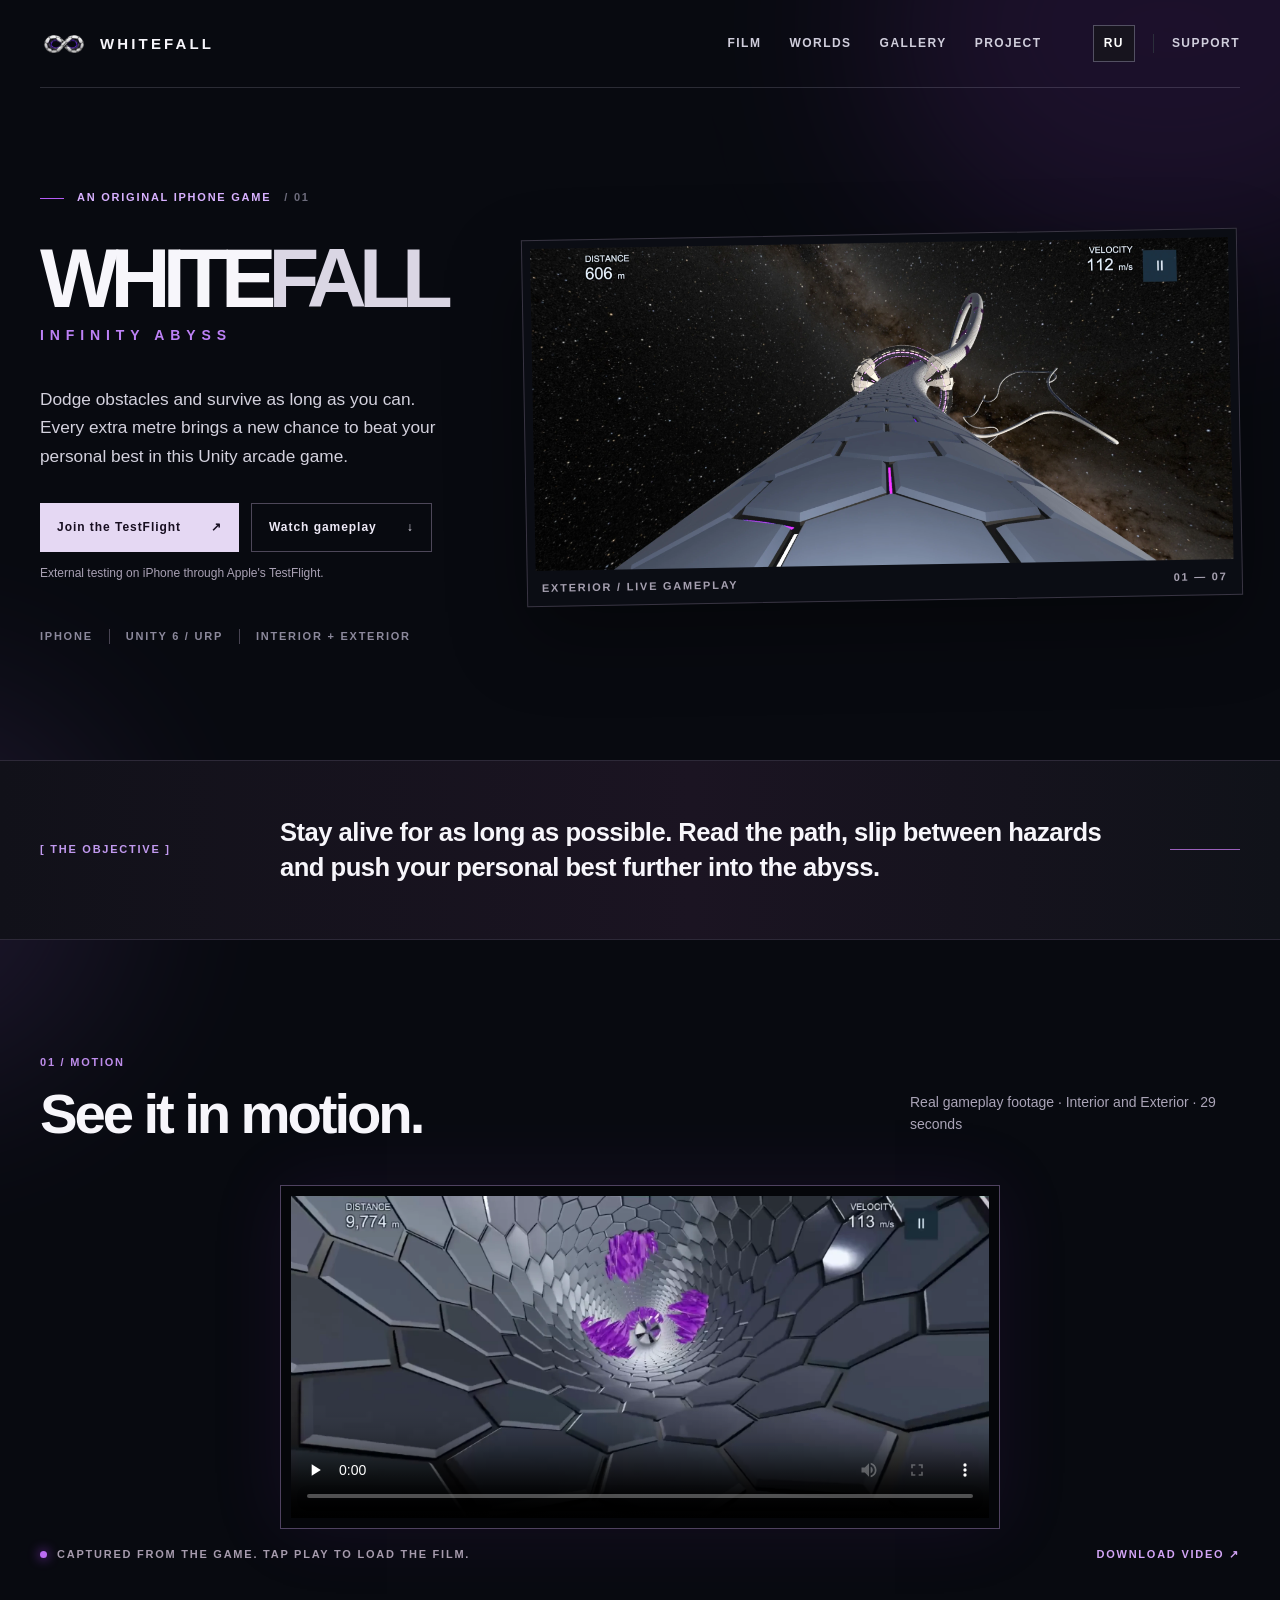
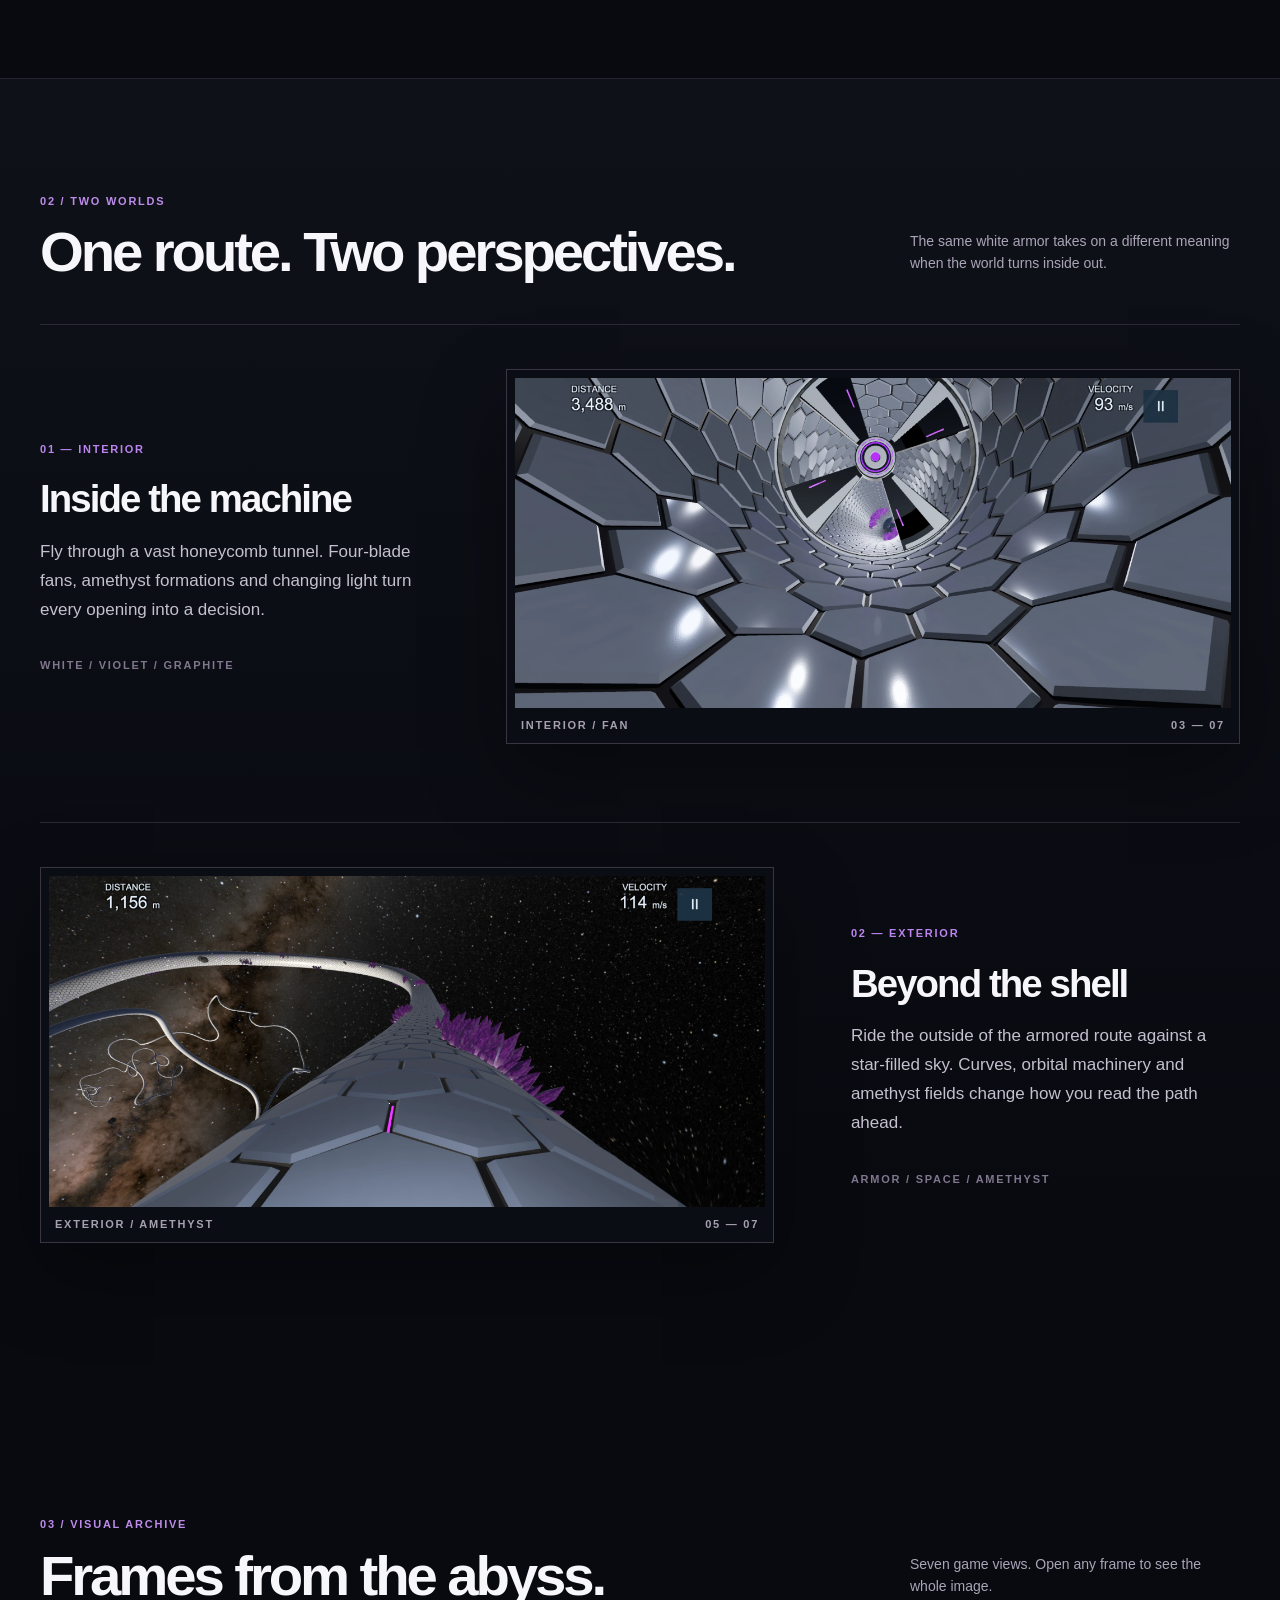
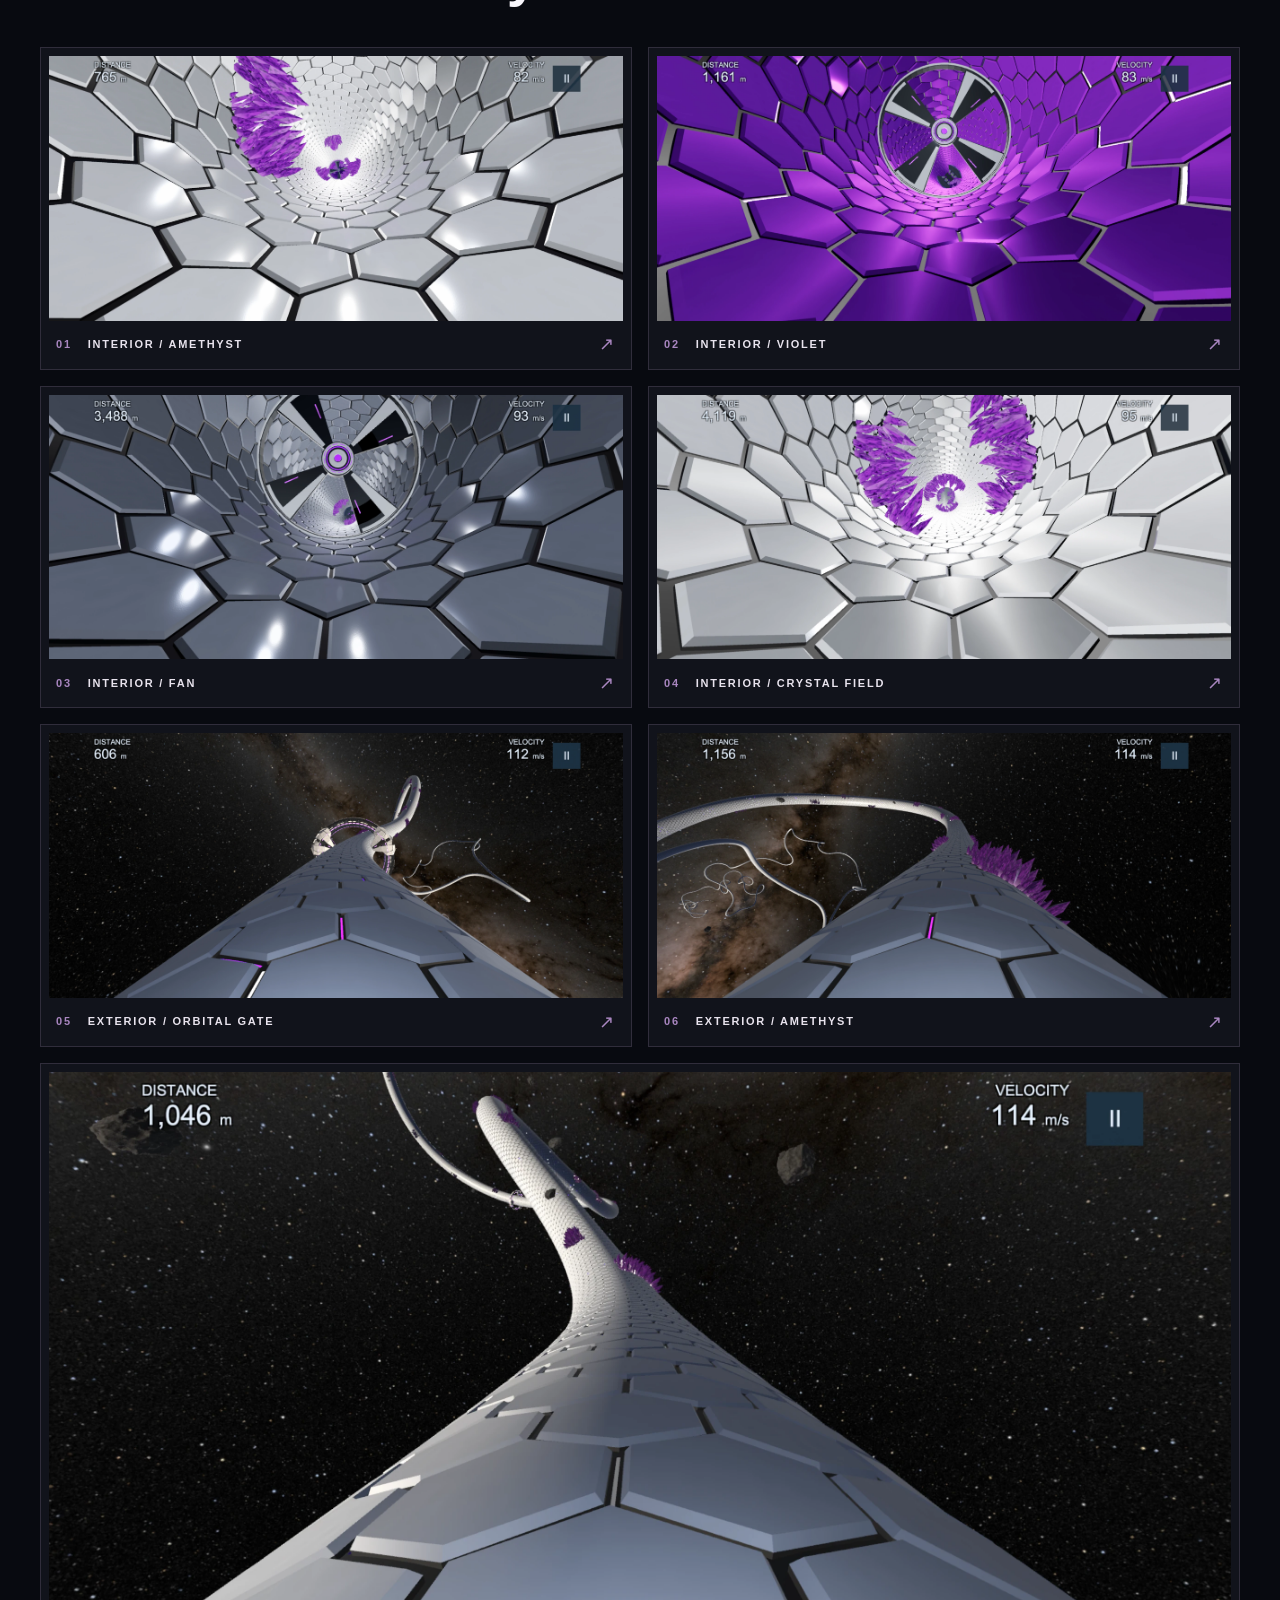
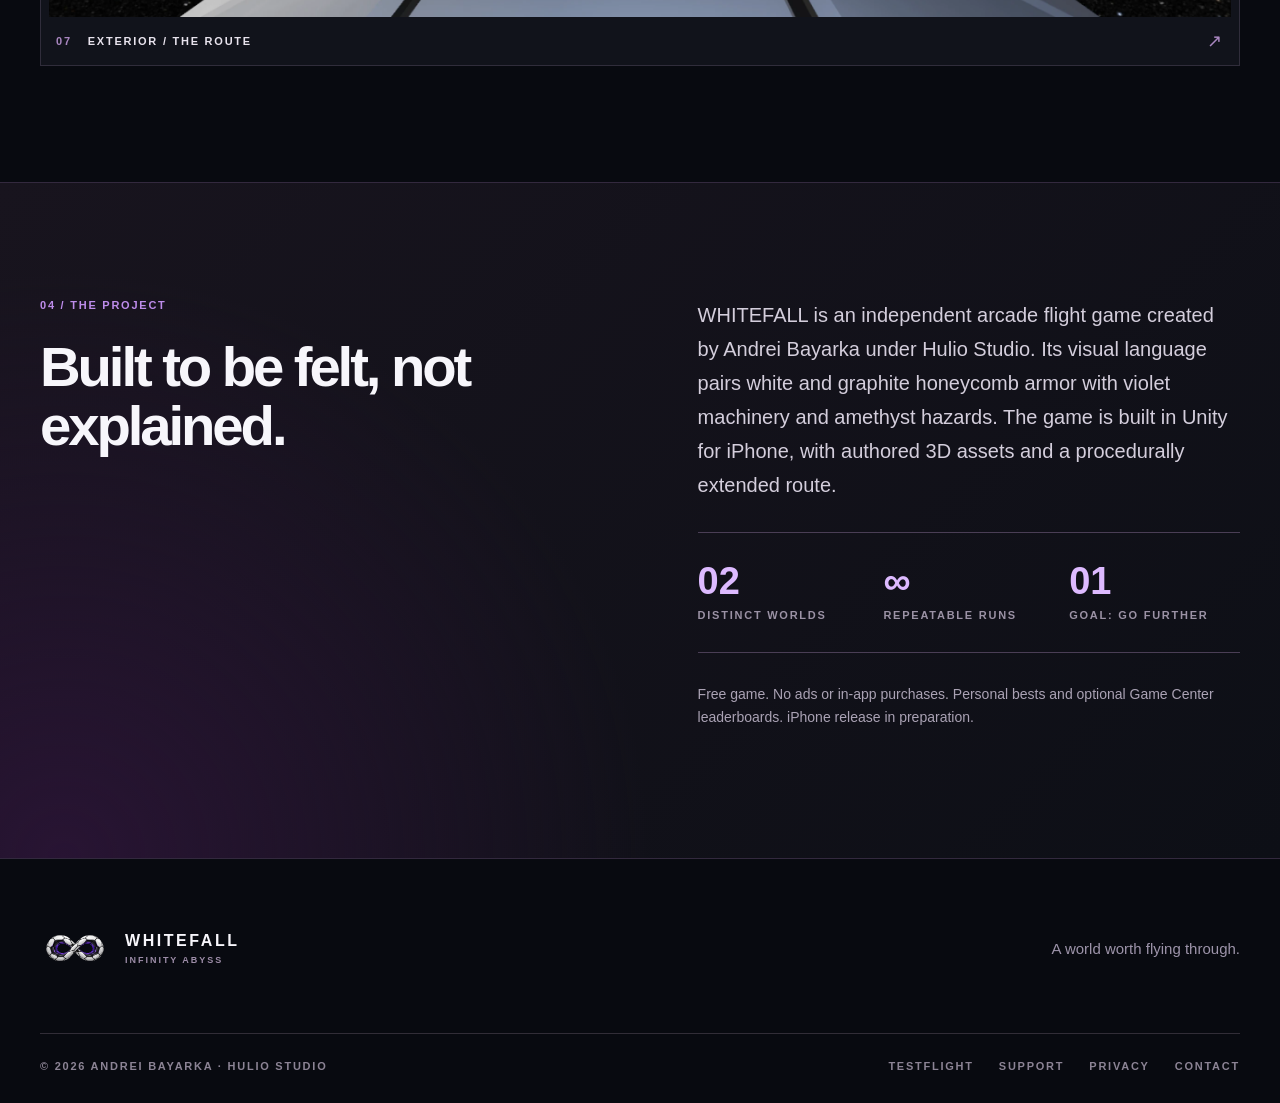
<file: index.html>
<!doctype html>
<html lang="en">
<head>
  <meta charset="utf-8">
  <meta name="viewport" content="width=device-width, initial-scale=1">
  <meta name="theme-color" content="#080a10">
  <meta name="description" content="WHITEFALL: Infinity Abyss is a Unity arcade game for iPhone. Dodge obstacles, survive as long as possible and beat your personal best. Watch real gameplay and explore both worlds.">
  <meta property="og:type" content="website">
  <meta property="og:title" content="WHITEFALL — Infinity Abyss">
  <meta property="og:description" content="A Unity arcade game for iPhone: dodge obstacles and survive as long as possible. Watch real gameplay from both worlds.">
  <meta property="og:image" content="https://andreyboyarko.github.io/whitefall-support/assets/frame-9329.webp">
  <title>WHITEFALL — Infinity Abyss · Game & Project</title>
  <link rel="icon" type="image/webp" href="assets/whitefall-mark.webp">
  <link rel="stylesheet" href="style.css">
  <script defer src="site.js"></script>
</head>
<body>
  <a class="skip-link" href="#main">Skip to content</a>
  <div class="ambient ambient-one" aria-hidden="true"></div>
  <div class="ambient ambient-two" aria-hidden="true"></div>
  <header class="site-header">
    <a class="brand" href="#top" aria-label="WHITEFALL home"><img src="assets/whitefall-mark.webp" width="48" height="48" alt=""><span>WHITEFALL</span></a>
    <nav class="nav" aria-label="Main navigation">
      <a href="#film" data-i18n="navFilm">Film</a><a href="#worlds" data-i18n="navWorlds">Worlds</a><a href="#gallery" data-i18n="navGallery">Gallery</a><a href="#project" data-i18n="navProject">Project</a>
    </nav>
    <div class="header-actions"><button id="language" class="lang" type="button" aria-label="Switch language">RU</button><a class="header-contact" href="support.html" data-i18n="navSupport">Support</a></div>
  </header>
  <main id="main">
    <section class="hero page-wrap" id="top" aria-labelledby="hero-title">
      <div class="hero-copy">
        <p class="eyebrow"><span class="eyebrow-line"></span><span data-i18n="heroKicker">AN ORIGINAL IPHONE GAME</span><span class="serial">/ 01</span></p>
        <h1 id="hero-title">WHITE<span>FALL</span></h1>
        <p class="hero-sub">INFINITY ABYSS</p>
        <p class="hero-lead" data-i18n="heroLead">Dodge obstacles and survive as long as you can. Every extra metre brings a new chance to beat your personal best in this Unity arcade game.</p>
        <div class="hero-buttons"><a class="button button-primary" href="https://testflight.apple.com/join/VxGp73uF" target="_blank" rel="noopener noreferrer"><span data-i18n="joinTestFlight">Join the TestFlight</span><span aria-hidden="true">↗</span></a><a class="button button-ghost" href="#film"><span data-i18n="watchFilm">Watch gameplay</span><span aria-hidden="true">↓</span></a></div>
        <p class="testflight-note" data-i18n="testflightNote">External testing on iPhone through Apple's TestFlight.</p>
        <div class="hero-meta"><span>iPHONE</span><span>UNITY 6 / URP</span><span>INTERIOR + EXTERIOR</span></div>
      </div>
      <figure class="hero-visual media-frame"><img src="assets/frame-9329.webp" width="2556" height="1179" alt="Exterior gameplay: white armored route arcs through a star field toward a violet orbital structure" fetchpriority="high"><figcaption><span data-i18n="heroVisual">EXTERIOR / LIVE GAMEPLAY</span><span>01 — 07</span></figcaption></figure>
    </section>
    <section class="intro-band" aria-label="Game introduction"><div class="page-wrap intro-band-inner"><p class="section-number">[ THE OBJECTIVE ]</p><p class="intro-statement" data-i18n="introStatement">Stay alive for as long as possible. Read the path, slip between hazards and push your personal best further into the abyss.</p><div class="thin-rule"></div></div></section>
    <section class="section page-wrap" id="film" aria-labelledby="film-title">
      <div class="section-heading"><div><p class="section-number">01 / MOTION</p><h2 id="film-title" data-i18n="filmTitle">See it in motion.</h2></div><p class="section-aside" data-i18n="filmAside">Real gameplay footage · Interior and Exterior · 29 seconds</p></div>
      <div class="film-shell"><video id="gameplay-film" controls playsinline preload="none" poster="assets/film-poster.webp" width="1918" height="886" aria-label="WHITEFALL gameplay video"><source src="assets/whitefall-gameplay.mp4" type="video/mp4">Your browser cannot play this video.</video></div>
      <div class="film-caption"><span><span class="violet-dot"></span><span data-i18n="filmCaption">Captured from the game. Tap Play to load the film.</span></span><a href="assets/whitefall-gameplay.mp4" download data-i18n="downloadFilm">Download video ↗</a></div>
    </section>
    <section class="section worlds-section" id="worlds" aria-labelledby="worlds-title"><div class="page-wrap">
      <div class="section-heading"><div><p class="section-number">02 / TWO WORLDS</p><h2 id="worlds-title" data-i18n="worldsTitle">One route. Two perspectives.</h2></div><p class="section-aside" data-i18n="worldsAside">The same white armor takes on a different meaning when the world turns inside out.</p></div>
      <article class="world-card"><div class="world-text"><span class="world-count">01 — INTERIOR</span><h3 data-i18n="interiorTitle">Inside the machine</h3><p data-i18n="interiorText">Fly through a vast honeycomb tunnel. Four-blade fans, amethyst formations and changing light turn every opening into a decision.</p><span class="world-tag" data-i18n="interiorTag">WHITE / VIOLET / GRAPHITE</span></div><figure class="media-frame"><img src="assets/frame-9353.webp" width="2556" height="1179" loading="lazy" alt="Four-blade fan inside the white honeycomb tunnel"><figcaption><span>INTERIOR / FAN</span><span>03 — 07</span></figcaption></figure></article>
      <article class="world-card world-card-reverse"><div class="world-text"><span class="world-count">02 — EXTERIOR</span><h3 data-i18n="exteriorTitle">Beyond the shell</h3><p data-i18n="exteriorText">Ride the outside of the armored route against a star-filled sky. Curves, orbital machinery and amethyst fields change how you read the path ahead.</p><span class="world-tag" data-i18n="exteriorTag">ARMOR / SPACE / AMETHYST</span></div><figure class="media-frame"><img src="assets/frame-9330.webp" width="2556" height="1179" loading="lazy" alt="Exterior armored route curving through space beside amethyst crystals"><figcaption><span>EXTERIOR / AMETHYST</span><span>05 — 07</span></figcaption></figure></article>
    </div></section>
    <section class="section page-wrap" id="gallery" aria-labelledby="gallery-title"><div class="section-heading"><div><p class="section-number">03 / VISUAL ARCHIVE</p><h2 id="gallery-title" data-i18n="galleryTitle">Frames from the abyss.</h2></div><p class="section-aside" data-i18n="galleryAside">Seven game views. Open any frame to see the whole image.</p></div>
      <div class="gallery-grid">
        <button class="gallery-item" type="button" data-full="assets/frame-9352.webp" data-caption="INTERIOR / AMETHYST" aria-label="Open Interior amethyst screenshot"><img src="assets/frame-9352.webp" width="2556" height="1179" loading="lazy" alt="White tunnel with violet amethyst obstacles"><span>01 <i>INTERIOR / AMETHYST</i><b>↗</b></span></button>
        <button class="gallery-item" type="button" data-full="assets/frame-9325.webp" data-caption="INTERIOR / VIOLET" aria-label="Open violet tunnel screenshot"><img src="assets/frame-9325.webp" width="2556" height="1179" loading="lazy" alt="Violet honeycomb tunnel with a fan"><span>02 <i>INTERIOR / VIOLET</i><b>↗</b></span></button>
        <button class="gallery-item" type="button" data-full="assets/frame-9353.webp" data-caption="INTERIOR / FAN" aria-label="Open fan screenshot"><img src="assets/frame-9353.webp" width="2556" height="1179" loading="lazy" alt="Four-blade fan inside the armored tunnel"><span>03 <i>INTERIOR / FAN</i><b>↗</b></span></button>
        <button class="gallery-item" type="button" data-full="assets/frame-9354.webp" data-caption="INTERIOR / CRYSTAL FIELD" aria-label="Open crystal field screenshot"><img src="assets/frame-9354.webp" width="2556" height="1179" loading="lazy" alt="Multiple amethyst hazards inside the white tunnel"><span>04 <i>INTERIOR / CRYSTAL FIELD</i><b>↗</b></span></button>
        <button class="gallery-item" type="button" data-full="assets/frame-9329.webp" data-caption="EXTERIOR / ORBITAL GATE" aria-label="Open orbital gate screenshot"><img src="assets/frame-9329.webp" width="2556" height="1179" loading="lazy" alt="Exterior route leading to a violet orbital gate"><span>05 <i>EXTERIOR / ORBITAL GATE</i><b>↗</b></span></button>
        <button class="gallery-item" type="button" data-full="assets/frame-9330.webp" data-caption="EXTERIOR / AMETHYST" aria-label="Open Exterior amethyst screenshot"><img src="assets/frame-9330.webp" width="2556" height="1179" loading="lazy" alt="Curved exterior route with amethyst obstacles"><span>06 <i>EXTERIOR / AMETHYST</i><b>↗</b></span></button>
        <button class="gallery-item gallery-item-wide" type="button" data-full="assets/frame-9328.webp" data-caption="EXTERIOR / THE ROUTE" aria-label="Open exterior route screenshot"><img src="assets/frame-9328.webp" width="2556" height="1179" loading="lazy" alt="Long white route extending through deep space"><span>07 <i>EXTERIOR / THE ROUTE</i><b>↗</b></span></button>
      </div>
    </section>
    <section class="project-section" id="project" aria-labelledby="project-title"><div class="page-wrap project-grid"><div><p class="section-number">04 / THE PROJECT</p><h2 id="project-title" data-i18n="projectTitle">Built to be felt, not explained.</h2></div><div class="project-detail"><p data-i18n="projectText">WHITEFALL is an independent arcade flight game created by Andrei Bayarka under Hulio Studio. Its visual language pairs white and graphite honeycomb armor with violet machinery and amethyst hazards. The game is built in Unity for iPhone, with authored 3D assets and a procedurally extended route.</p><div class="project-facts"><div><strong>02</strong><span data-i18n="factWorlds">distinct worlds</span></div><div><strong>∞</strong><span data-i18n="factRuns">repeatable runs</span></div><div><strong>01</strong><span data-i18n="factGoal">goal: go further</span></div></div><p class="project-footnote" data-i18n="projectFootnote">Free game. No ads or in-app purchases. Personal bests and optional Game Center leaderboards. iPhone release in preparation.</p></div></div></section>
  </main>
  <footer class="site-footer"><div class="page-wrap"><div class="footer-top"><div><img src="assets/whitefall-mark.webp" width="70" height="70" alt=""><p>WHITEFALL <small>INFINITY ABYSS</small></p></div><p data-i18n="footerLine">A world worth flying through.</p></div><div class="footer-bottom"><span>© <span id="year">2026</span> Andrei Bayarka · Hulio Studio</span><nav aria-label="Footer navigation"><a href="https://testflight.apple.com/join/VxGp73uF" target="_blank" rel="noopener noreferrer" data-i18n="testflightLink">TestFlight</a><a href="support.html" data-i18n="navSupport">Support</a><a href="privacy.html" data-i18n="privacy">Privacy</a><a href="mailto:huliostudiosupport@gmail.com" data-i18n="contact">Contact</a></nav></div></div></footer>
  <dialog id="lightbox" aria-label="Expanded gameplay screenshot"><button class="lightbox-close" type="button" aria-label="Close screenshot">×</button><figure><img alt=""><figcaption></figcaption></figure></dialog>
</body>
</html>
</file>
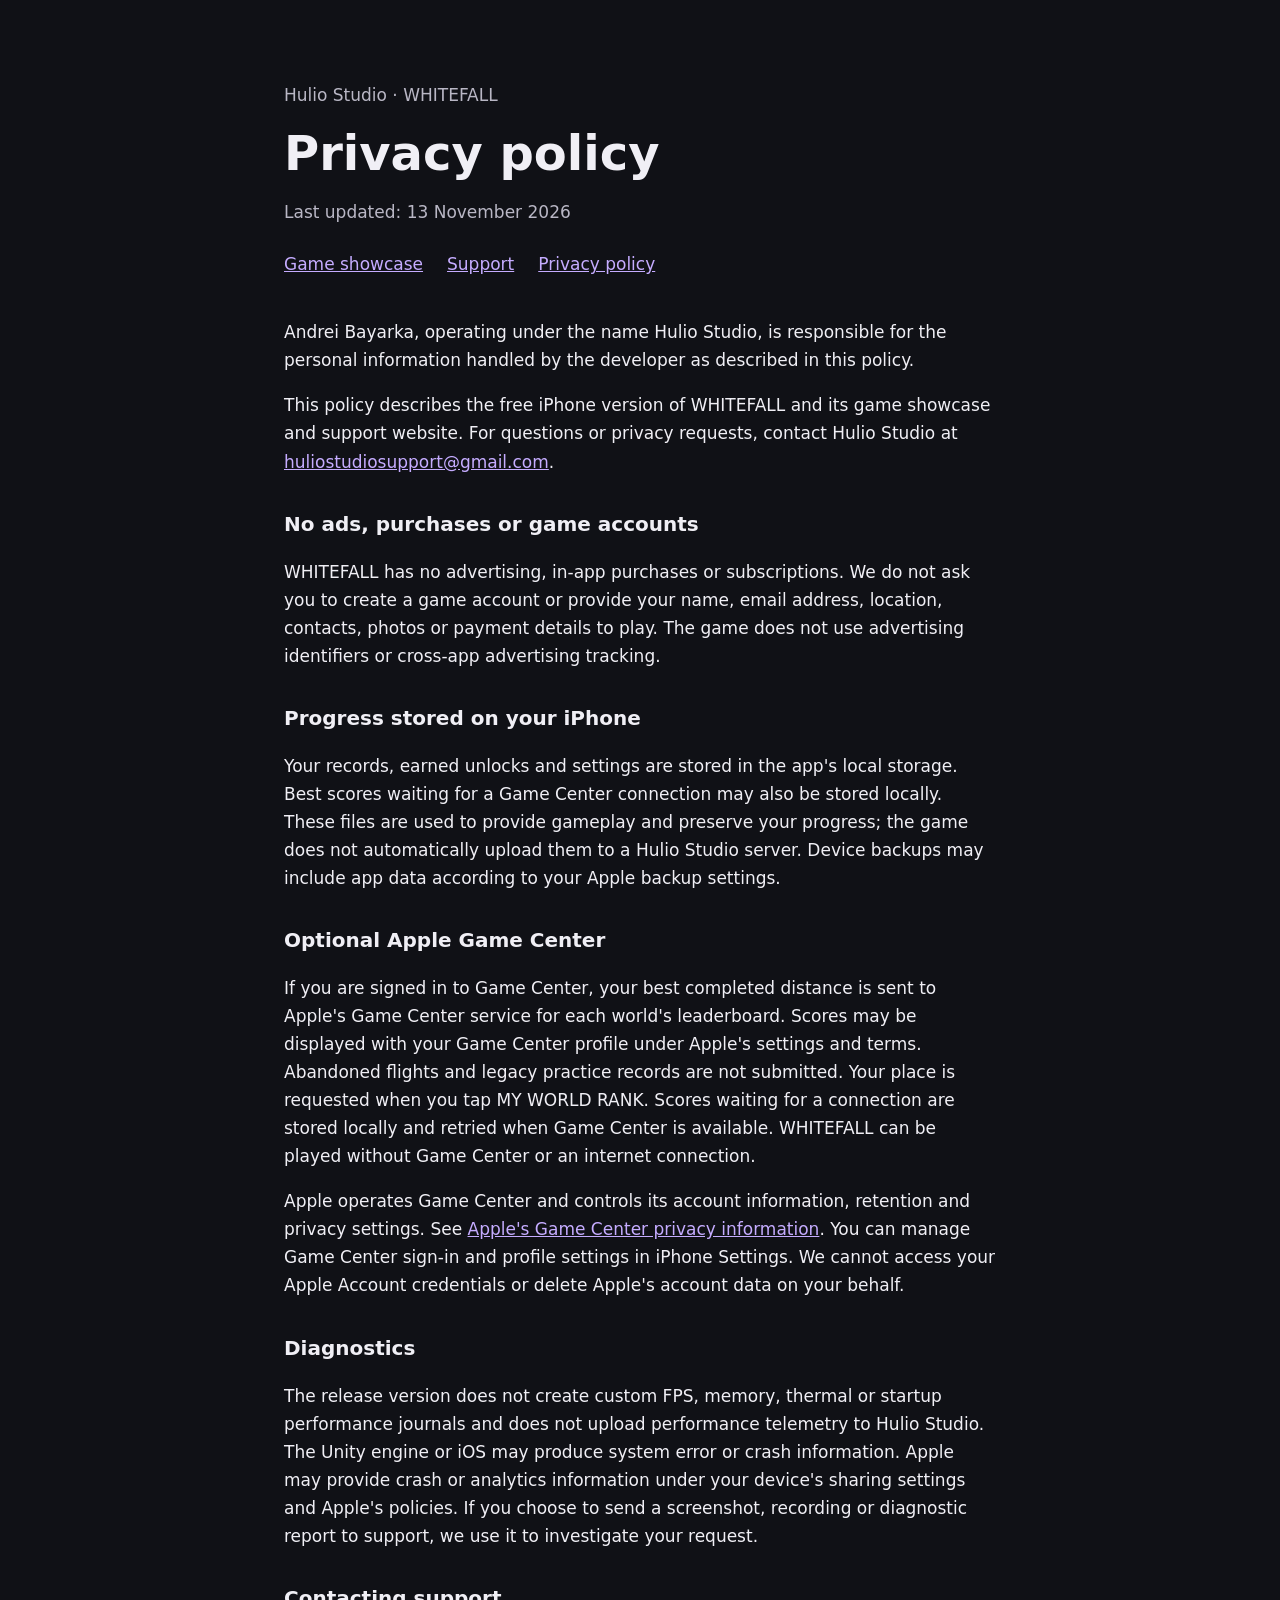
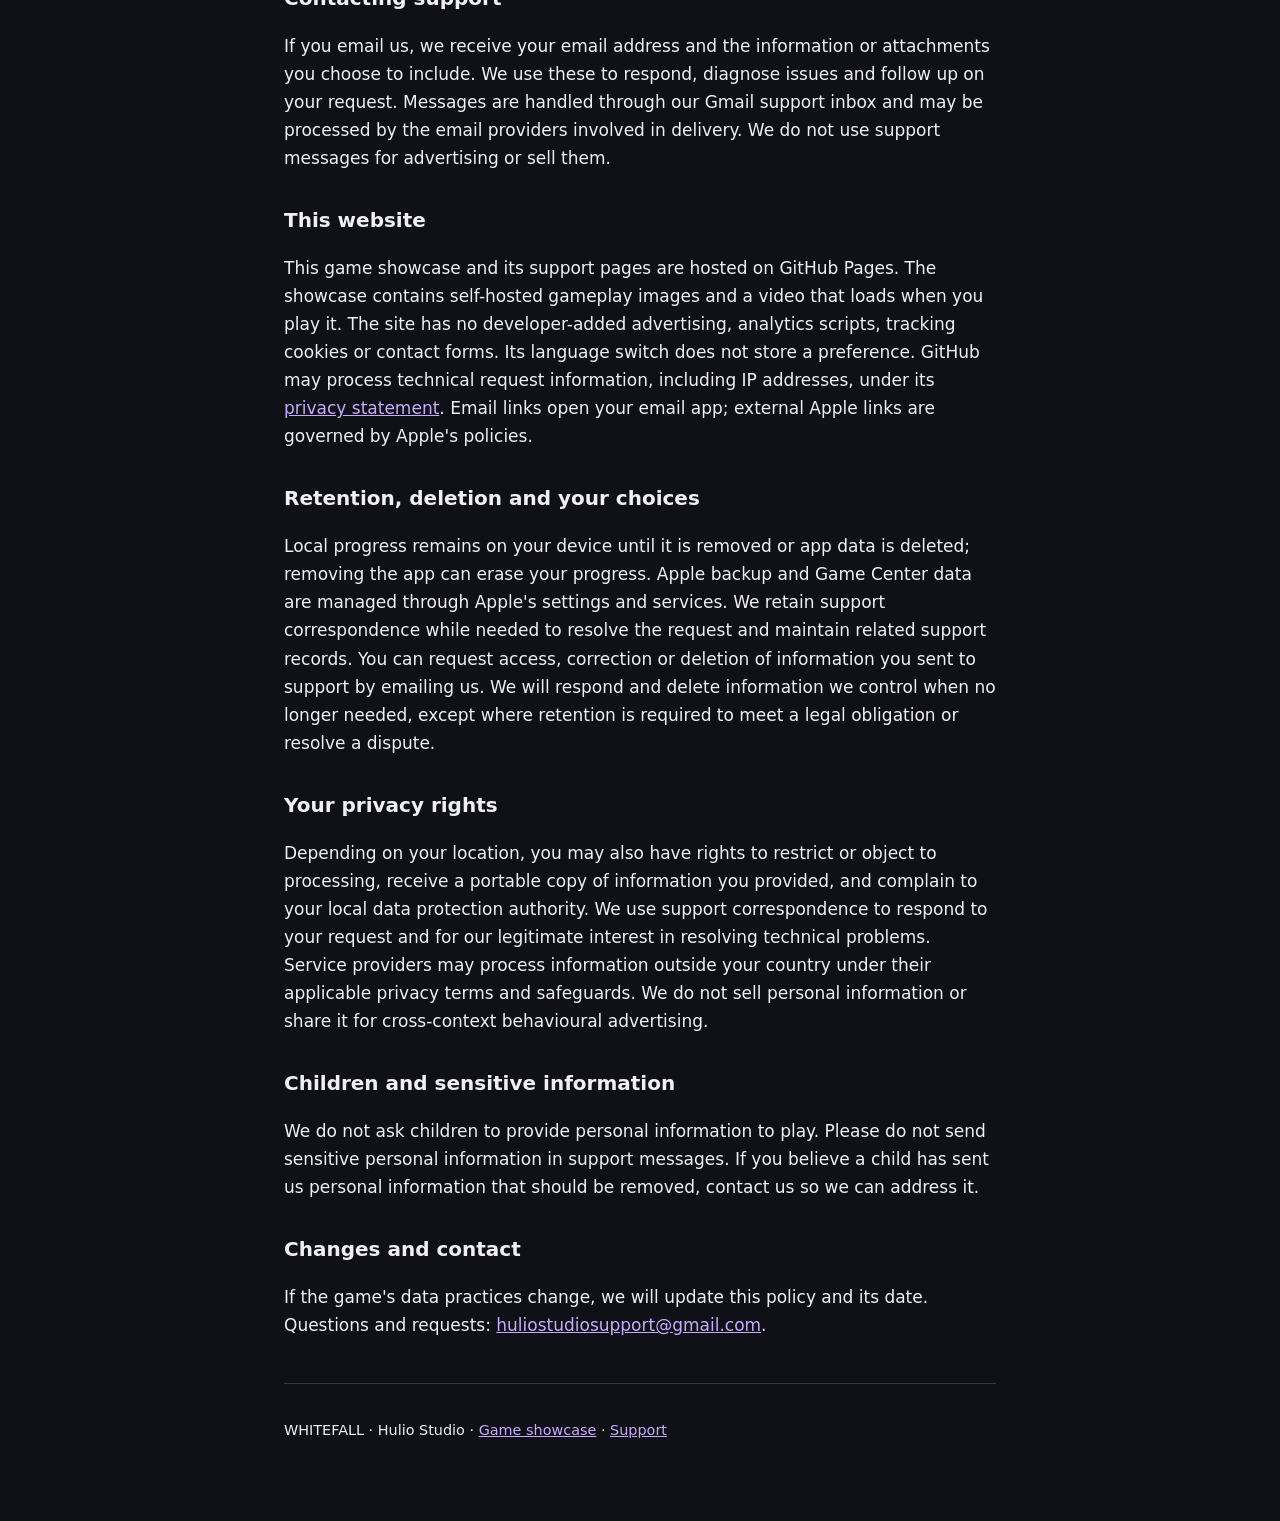
<file: privacy.html>
<!doctype html>
<html lang="en">
<head>
  <meta charset="utf-8">
  <meta name="viewport" content="width=device-width, initial-scale=1">
  <meta name="description" content="Privacy policy for the free WHITEFALL game by Hulio Studio.">
  <title>WHITEFALL — Privacy Policy</title>
  <style>
    :root{color-scheme:dark}*{box-sizing:border-box}body{margin:0;background:#101116;color:#f0eff5;font:17px/1.65 system-ui,-apple-system,sans-serif}main{max-width:760px;margin:auto;padding:64px 24px}h1{font-size:clamp(2rem,7vw,3rem);line-height:1.15;margin:0 0 12px}h2{font-size:1.25rem;margin-top:32px}a{color:#c5acff}a:focus-visible{outline:3px solid #c5acff;outline-offset:4px}.muted{color:#b9b7c5}nav{display:flex;gap:24px;flex-wrap:wrap;margin:24px 0 40px}footer{border-top:1px solid #393642;margin-top:44px;padding-top:20px;font-size:.9rem}
  </style>
</head>
<body>
<main>
  <header><p class="muted">Hulio Studio · WHITEFALL</p><h1>Privacy policy</h1><p class="muted">Last updated: 13 November 2026</p></header>
  <nav aria-label="Site navigation"><a href="index.html">Game showcase</a><a href="support.html">Support</a><a href="privacy.html" aria-current="page">Privacy policy</a></nav>
  <p>Andrei Bayarka, operating under the name Hulio Studio, is responsible for the personal information handled by the developer as described in this policy.</p>
  <p>This policy describes the free iPhone version of WHITEFALL and its game showcase and support website. For questions or privacy requests, contact Hulio Studio at <a href="mailto:huliostudiosupport@gmail.com">huliostudiosupport@gmail.com</a>.</p>
  <h2>No ads, purchases or game accounts</h2>
  <p>WHITEFALL has no advertising, in-app purchases or subscriptions. We do not ask you to create a game account or provide your name, email address, location, contacts, photos or payment details to play. The game does not use advertising identifiers or cross-app advertising tracking.</p>
  <h2>Progress stored on your iPhone</h2>
  <p>Your records, earned unlocks and settings are stored in the app's local storage. Best scores waiting for a Game Center connection may also be stored locally. These files are used to provide gameplay and preserve your progress; the game does not automatically upload them to a Hulio Studio server. Device backups may include app data according to your Apple backup settings.</p>
  <h2>Optional Apple Game Center</h2>
  <p>If you are signed in to Game Center, your best completed distance is sent to Apple's Game Center service for each world's leaderboard. Scores may be displayed with your Game Center profile under Apple's settings and terms. Abandoned flights and legacy practice records are not submitted. Your place is requested when you tap MY WORLD RANK. Scores waiting for a connection are stored locally and retried when Game Center is available. WHITEFALL can be played without Game Center or an internet connection.</p>
  <p>Apple operates Game Center and controls its account information, retention and privacy settings. See <a href="https://www.apple.com/legal/privacy/data/en/game-center/">Apple's Game Center privacy information</a>. You can manage Game Center sign-in and profile settings in iPhone Settings. We cannot access your Apple Account credentials or delete Apple's account data on your behalf.</p>
  <h2>Diagnostics</h2>
  <p>The release version does not create custom FPS, memory, thermal or startup performance journals and does not upload performance telemetry to Hulio Studio. The Unity engine or iOS may produce system error or crash information. Apple may provide crash or analytics information under your device's sharing settings and Apple's policies. If you choose to send a screenshot, recording or diagnostic report to support, we use it to investigate your request.</p>
  <h2>Contacting support</h2>
  <p>If you email us, we receive your email address and the information or attachments you choose to include. We use these to respond, diagnose issues and follow up on your request. Messages are handled through our Gmail support inbox and may be processed by the email providers involved in delivery. We do not use support messages for advertising or sell them.</p>
  <h2>This website</h2>
  <p>This game showcase and its support pages are hosted on GitHub Pages. The showcase contains self-hosted gameplay images and a video that loads when you play it. The site has no developer-added advertising, analytics scripts, tracking cookies or contact forms. Its language switch does not store a preference. GitHub may process technical request information, including IP addresses, under its <a href="https://docs.github.com/en/site-policy/privacy-policies/github-general-privacy-statement">privacy statement</a>. Email links open your email app; external Apple links are governed by Apple's policies.</p>
  <h2>Retention, deletion and your choices</h2>
  <p>Local progress remains on your device until it is removed or app data is deleted; removing the app can erase your progress. Apple backup and Game Center data are managed through Apple's settings and services. We retain support correspondence while needed to resolve the request and maintain related support records. You can request access, correction or deletion of information you sent to support by emailing us. We will respond and delete information we control when no longer needed, except where retention is required to meet a legal obligation or resolve a dispute.</p>
  <h2>Your privacy rights</h2>
  <p>Depending on your location, you may also have rights to restrict or object to processing, receive a portable copy of information you provided, and complain to your local data protection authority. We use support correspondence to respond to your request and for our legitimate interest in resolving technical problems. Service providers may process information outside your country under their applicable privacy terms and safeguards. We do not sell personal information or share it for cross-context behavioural advertising.</p>
  <h2>Children and sensitive information</h2>
  <p>We do not ask children to provide personal information to play. Please do not send sensitive personal information in support messages. If you believe a child has sent us personal information that should be removed, contact us so we can address it.</p>
  <h2>Changes and contact</h2>
  <p>If the game's data practices change, we will update this policy and its date. Questions and requests: <a href="mailto:huliostudiosupport@gmail.com">huliostudiosupport@gmail.com</a>.</p>
  <footer><p>WHITEFALL · Hulio Studio · <a href="index.html">Game showcase</a> · <a href="support.html">Support</a></p></footer>
</main>
</body>
</html>
</file>
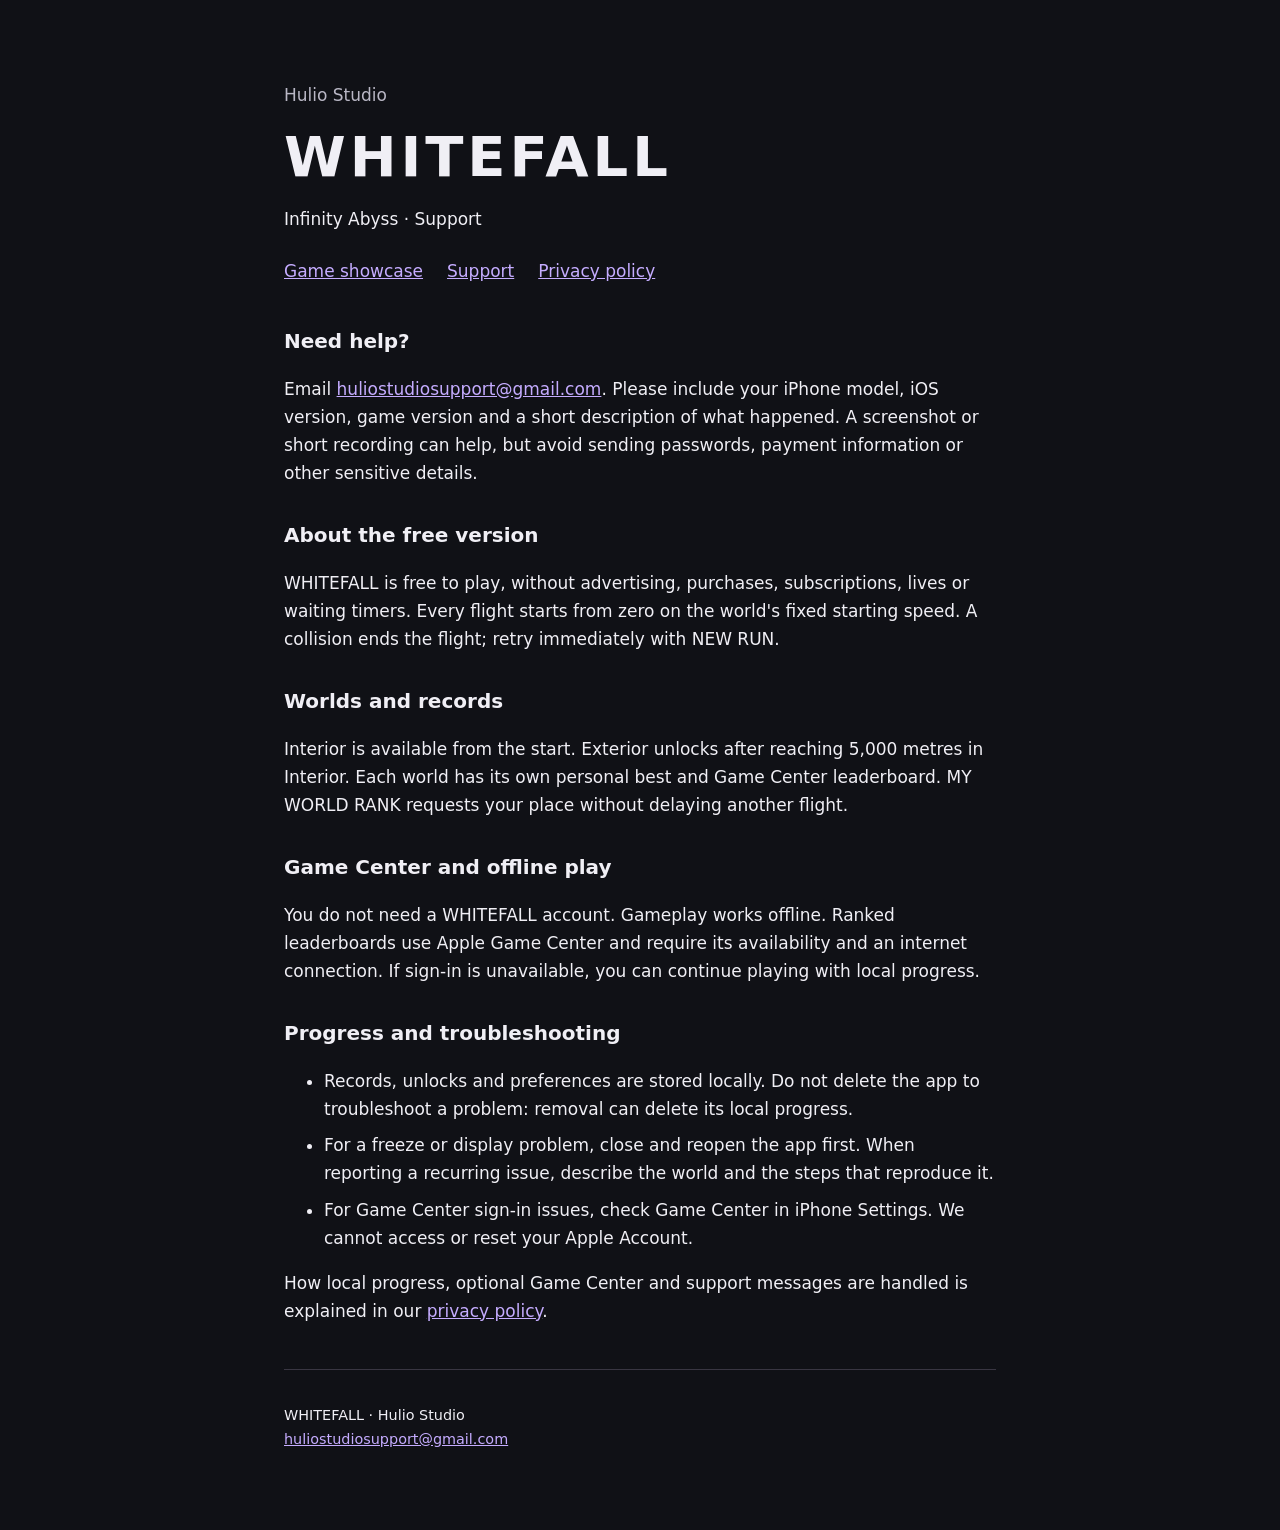
<file: support.html>
<!doctype html>
<html lang="en">
<head>
  <meta charset="utf-8">
  <meta name="viewport" content="width=device-width, initial-scale=1">
  <meta name="description" content="Official support for WHITEFALL by Hulio Studio.">
  <title>WHITEFALL — Support</title>
  <style>
    :root{color-scheme:dark}*{box-sizing:border-box}body{margin:0;background:#101116;color:#f0eff5;font:17px/1.65 system-ui,-apple-system,sans-serif}main{max-width:760px;margin:auto;padding:64px 24px}h1{font-size:clamp(2rem,8vw,3.5rem);line-height:1.1;letter-spacing:.07em;margin:0 0 12px}h2{font-size:1.25rem;margin-top:32px}a{color:#c5acff}a:focus-visible{outline:3px solid #c5acff;outline-offset:4px}.muted{color:#b9b7c5}nav{display:flex;gap:24px;flex-wrap:wrap;margin:24px 0 40px}footer{border-top:1px solid #393642;margin-top:44px;padding-top:20px;font-size:.9rem}li{margin-bottom:8px}
  </style>
</head>
<body>
<main>
  <header><p class="muted">Hulio Studio</p><h1>WHITEFALL</h1><p>Infinity Abyss · Support</p></header>
  <nav aria-label="Site navigation"><a href="index.html">Game showcase</a><a href="support.html" aria-current="page">Support</a><a href="privacy.html">Privacy policy</a></nav>
  <h2>Need help?</h2>
  <p>Email <a href="mailto:huliostudiosupport@gmail.com">huliostudiosupport@gmail.com</a>. Please include your iPhone model, iOS version, game version and a short description of what happened. A screenshot or short recording can help, but avoid sending passwords, payment information or other sensitive details.</p>
  <h2>About the free version</h2>
  <p>WHITEFALL is free to play, without advertising, purchases, subscriptions, lives or waiting timers. Every flight starts from zero on the world's fixed starting speed. A collision ends the flight; retry immediately with NEW RUN.</p>
  <h2>Worlds and records</h2>
  <p>Interior is available from the start. Exterior unlocks after reaching 5,000 metres in Interior. Each world has its own personal best and Game Center leaderboard. MY WORLD RANK requests your place without delaying another flight.</p>
  <h2>Game Center and offline play</h2>
  <p>You do not need a WHITEFALL account. Gameplay works offline. Ranked leaderboards use Apple Game Center and require its availability and an internet connection. If sign-in is unavailable, you can continue playing with local progress.</p>
  <h2>Progress and troubleshooting</h2>
  <ul>
    <li>Records, unlocks and preferences are stored locally. Do not delete the app to troubleshoot a problem: removal can delete its local progress.</li>
    <li>For a freeze or display problem, close and reopen the app first. When reporting a recurring issue, describe the world and the steps that reproduce it.</li>
    <li>For Game Center sign-in issues, check Game Center in iPhone Settings. We cannot access or reset your Apple Account.</li>
  </ul>
  <p>How local progress, optional Game Center and support messages are handled is explained in our <a href="privacy.html">privacy policy</a>.</p>
  <footer><p>WHITEFALL · Hulio Studio<br><a href="mailto:huliostudiosupport@gmail.com">huliostudiosupport@gmail.com</a></p></footer>
</main>
</body>
</html>
</file>
<file: style.css>
:root{color-scheme:dark;--bg:#080a10;--surface:#10131c;--line:#2b2e3b;--text:#f7f6fb;--muted:#aaaab8;--violet:#b45cf5;--violet-soft:#d8b1ff}
*{box-sizing:border-box}
html{scroll-behavior:smooth}
body{margin:0;overflow-x:hidden;background:var(--bg);color:var(--text);font-family:Inter,-apple-system,BlinkMacSystemFont,"Segoe UI",sans-serif;font-size:16px;line-height:1.55}
a{color:inherit;text-decoration:none}button{font:inherit}img,video{max-width:100%}::selection{background:#8744b9;color:white}
:focus-visible{outline:2px solid var(--violet-soft);outline-offset:5px}
.skip-link{position:absolute;top:-100px;left:15px;z-index:20;padding:12px 18px;background:white;color:black}.skip-link:focus{top:15px}
.page-wrap{width:min(100% - 80px,1500px);margin-inline:auto}
.ambient{position:absolute;z-index:-1;pointer-events:none;filter:blur(90px);opacity:.26;border-radius:50%}.ambient-one{width:600px;height:480px;top:-210px;right:-190px;background:#552477}.ambient-two{width:400px;height:400px;top:690px;left:-280px;background:#543876}
.site-header{position:relative;z-index:5;display:flex;align-items:center;gap:clamp(20px,4vw,80px);min-height:88px;width:min(100% - 80px,1500px);margin:auto;border-bottom:1px solid rgba(225,223,245,.16)}
.brand{display:flex;align-items:center;gap:12px;white-space:nowrap;font-size:15px;font-weight:850;letter-spacing:.21em}.brand img{width:48px;height:48px;object-fit:contain}
.nav{display:flex;gap:clamp(16px,2.2vw,38px);margin-left:auto}.nav a,.header-contact,.lang{color:#d0cedc;font-size:12px;font-weight:700;letter-spacing:.12em;text-transform:uppercase;transition:color .2s}.nav a:hover,.header-contact:hover,.lang:hover{color:white}
.header-actions{display:flex;align-items:center;gap:18px}.lang{border:1px solid #535062;background:#17141e;color:#fff;padding:8px 10px;cursor:pointer}.header-contact{padding-left:18px;border-left:1px solid var(--line)}
.hero{display:grid;grid-template-columns:minmax(330px,.74fr) minmax(0,1.26fr);gap:clamp(35px,5vw,90px);align-items:center;padding-block:clamp(75px,8vw,135px) clamp(90px,9vw,150px)}
.eyebrow,.section-number,.world-count,.world-tag,.media-frame figcaption,.hero-meta,.film-caption,.gallery-item>span,.project-facts span,.footer-bottom{font-size:11px;line-height:1.4;font-weight:700;letter-spacing:.16em;text-transform:uppercase}
.eyebrow{display:flex;align-items:center;gap:13px;color:var(--violet-soft);white-space:nowrap}.eyebrow-line{display:inline-block;width:24px;height:1px;background:var(--violet)}.serial{color:#6d6c7c}
h1,h2,h3,p,figure{margin-top:0}
h1{font-size:clamp(62px,6.5vw,124px);letter-spacing:-.095em;line-height:.93;font-weight:800;margin:34px 0 8px;white-space:nowrap}h1 span{color:#dad6e4}.hero-sub{font-size:14px;letter-spacing:.42em;color:#bd81f6;font-weight:700}
.hero-lead{max-width:520px;margin:38px 0 33px;font-size:clamp(17px,1.35vw,21px);line-height:1.65;color:#d3d1dd}
.hero-buttons{display:flex;gap:12px;flex-wrap:wrap}.button{display:inline-flex;align-items:center;justify-content:space-between;gap:30px;min-width:170px;padding:14px 17px;font-size:12px;letter-spacing:.08em;font-weight:750;transition:transform .2s,background .2s}.button:hover{transform:translateY(-3px)}.button-primary{background:#e5d8f3;color:#170e20}.button-primary:hover{background:white}.button-ghost{border:1px solid #4d4759;color:#ede9f6}.button-ghost:hover{background:#21182a}
.testflight-note{margin:12px 0 0;color:#a9a1b4;font-size:12px;line-height:1.5}
.hero-meta{display:flex;flex-wrap:wrap;gap:16px;margin-top:47px;color:#8c899c}.hero-meta span+span{padding-left:16px;border-left:1px solid #474352}
.media-frame{margin:0;min-width:0;background:#0b0d14;border:1px solid #393543;padding:8px;box-shadow:0 30px 75px rgba(0,0,0,.35)}.media-frame img{display:block;width:100%;height:auto;object-fit:contain}.media-frame figcaption{display:flex;justify-content:space-between;gap:10px;margin:10px 6px 2px;color:#a6a0b0}.hero-visual{transform:rotate(-1deg)}
.intro-band{background:linear-gradient(90deg,#111119,#1b1422 54%,#101219);border-block:1px solid #2d2938}.intro-band-inner{display:grid;grid-template-columns:200px 1fr 70px;align-items:center;gap:40px;padding-block:54px}.section-number{color:#bd8cea;margin-bottom:24px}.intro-band .section-number{margin:0;color:#c29af0}.intro-statement{margin:0;max-width:880px;font-size:clamp(19px,2vw,30px);line-height:1.38;font-weight:600;letter-spacing:-.02em}.thin-rule{width:70px;height:1px;background:#9a60bb}
.section{padding-block:clamp(88px,9vw,145px)}.section-heading{display:flex;justify-content:space-between;align-items:end;gap:25px;margin-bottom:42px}.section-heading .section-number{margin-bottom:13px}h2{font-size:clamp(36px,4.4vw,72px);line-height:1.05;letter-spacing:-.055em;font-weight:730;margin:0}.section-aside{max-width:330px;margin:0 0 7px;color:#aaa4b7;font-size:14px;line-height:1.6}
.film-shell{width:60%;margin-inline:auto;border:1px solid #4f4260;background:#05060a;padding:10px;box-shadow:0 0 70px rgba(129,47,180,.11)}.film-shell video{display:block;width:100%;height:auto;aspect-ratio:1918/886;object-fit:contain;background:#05060a}
.film-caption{display:flex;align-items:center;justify-content:space-between;gap:16px;margin-top:18px;color:#a69bad}.film-caption>span{display:flex;align-items:center;gap:10px}.film-caption a{color:#d2a4f5}.film-caption a:hover{text-decoration:underline}.violet-dot{width:7px;height:7px;border-radius:50%;background:#bc6cf3;box-shadow:0 0 12px #ae43ff}
.worlds-section{background:linear-gradient(#0f1119,#080a10 85%);border-top:1px solid #23232d}.world-card{display:grid;grid-template-columns:minmax(250px,.53fr) minmax(0,1fr);gap:clamp(30px,6vw,110px);align-items:center;padding-block:44px;border-top:1px solid #2a2934}.world-card+.world-card{margin-top:34px}.world-card-reverse{grid-template-columns:minmax(0,1fr) minmax(250px,.53fr)}.world-card-reverse .world-text{order:2}.world-card-reverse .media-frame{order:1}
.world-count{color:#bb84ef}.world-text h3{font-size:clamp(29px,3vw,51px);letter-spacing:-.05em;line-height:1.08;margin:18px 0}.world-text p{font-size:17px;line-height:1.7;color:#c4c0cd;margin-bottom:28px}.world-tag{color:#80768d}
.gallery-grid{display:grid;grid-template-columns:repeat(2,minmax(0,1fr));gap:16px}.gallery-item{padding:8px 8px 0;min-width:0;border:1px solid #302d3b;background:#11131b;color:inherit;text-align:left;cursor:pointer;transition:border-color .2s,transform .2s}.gallery-item:hover{border-color:#9f66c7;transform:translateY(-3px)}.gallery-item img{display:block;width:100%;height:auto;object-fit:contain}.gallery-item>span{display:flex;align-items:center;gap:16px;min-height:48px;color:#a986c0;padding:5px 7px}.gallery-item i{color:#e8e3ed;font-style:normal}.gallery-item b{margin-left:auto;font-size:18px;font-weight:400}.gallery-item-wide{grid-column:1/-1}
.project-section{padding-block:clamp(85px,9vw,150px);background:radial-gradient(circle at 5% 100%,#281433 0,transparent 42%),linear-gradient(135deg,#18141e,#0d0f16);border-block:1px solid #33293e}.project-grid{display:grid;grid-template-columns:1fr 1fr;gap:9vw}.project-grid h2{max-width:600px}.project-detail>p:first-child{color:#d4cedc;font-size:20px;line-height:1.7}.project-facts{display:grid;grid-template-columns:repeat(3,1fr);gap:15px;border-block:1px solid #4a3e55;padding-block:29px;margin-block:30px}.project-facts div{display:flex;flex-direction:column;gap:8px}.project-facts strong{font-size:38px;line-height:1;color:#ddbaff;font-weight:550}.project-facts span{color:#9b92a5}.project-footnote{font-size:14px;color:#aaa2b4;line-height:1.65}
.site-footer{padding:54px 0 28px}.footer-top,.footer-bottom{display:flex;justify-content:space-between;align-items:center;gap:24px}.footer-top>div{display:flex;align-items:center;gap:15px}.footer-top img{width:70px;height:70px;object-fit:contain}.footer-top p{margin:0;font-weight:800;letter-spacing:.16em}.footer-top small{display:block;font-size:9px;letter-spacing:.22em;color:#9d8da8}.footer-top>p{color:#9d94aa;font-size:15px;font-weight:400;letter-spacing:normal}.footer-bottom{border-top:1px solid #312d37;padding-top:25px;margin-top:50px;color:#8c8495;gap:20px}.footer-bottom nav{display:flex;gap:25px;flex-wrap:wrap}.footer-bottom a:hover{color:#e4c3ff}
#lightbox{max-width:96vw;max-height:96vh;border:1px solid #6e5282;background:#0a0a0e;color:white;padding:38px 16px 12px;box-shadow:0 20px 100px black}#lightbox::backdrop{background:rgba(1,1,6,.93)}#lightbox figure{margin:0}#lightbox img{display:block;max-width:min(94vw,1800px);max-height:calc(90vh - 88px);width:auto;height:auto;object-fit:contain;margin:auto}#lightbox figcaption{padding-top:12px;text-align:center;font-size:11px;font-weight:700;letter-spacing:.2em;color:#c9a3e8}#lightbox .lightbox-close{position:absolute;right:11px;top:4px;color:white;background:transparent;border:0;font-size:30px;cursor:pointer}
@media(max-width:1100px){.page-wrap,.site-header{width:min(100% - 48px,1500px)}.hero{grid-template-columns:1fr;padding-block:80px 90px}.hero-copy{max-width:760px}.hero-visual{transform:none}.world-card,.world-card-reverse{grid-template-columns:1fr}.world-card-reverse .world-text,.world-card-reverse .media-frame{order:initial}.world-text{max-width:720px}.project-grid{gap:50px}.intro-band-inner{grid-template-columns:160px 1fr}.thin-rule{display:none}.film-shell{width:100%}}
@media(max-width:720px){.page-wrap,.site-header{width:min(100% - 32px,1500px)}.site-header{min-height:71px;flex-wrap:wrap;gap:0}.brand{font-size:12px;letter-spacing:.12em}.brand img{width:37px;height:37px}.header-actions{margin-left:auto}.header-contact{display:none}.nav{width:100%;order:3;margin:0;padding:0 0 15px;justify-content:space-between;gap:12px}.nav a{font-size:10px}.hero{padding-block:65px 85px;gap:42px}h1{font-size:clamp(48px,12vw,77px)}.hero-lead{margin-top:24px}.hero-meta{gap:9px;font-size:9px;margin-top:35px}.hero-meta span+span{padding-left:9px}.intro-band-inner{display:block;padding-block:42px}.intro-statement{margin-top:20px}.section{padding-block:77px}.section-heading{display:block;margin-bottom:29px}.section-aside{margin-top:16px}.world-card{padding-block:32px}.gallery-grid{grid-template-columns:1fr}.gallery-item-wide{grid-column:auto}.project-grid{grid-template-columns:1fr;gap:35px}.project-detail>p:first-child{font-size:17px}.project-facts strong{font-size:30px}.footer-top,.footer-bottom{align-items:flex-start;flex-direction:column}.footer-top>p{margin-left:3px}.film-caption{align-items:flex-start;flex-direction:column;font-size:10px}.media-frame{padding:5px}.media-frame figcaption{font-size:9px}.film-shell{padding:4px}}
@media(prefers-reduced-motion:reduce){html{scroll-behavior:auto}*,*:before,*:after{animation-duration:.01ms!important;transition-duration:.01ms!important}}
</file>
